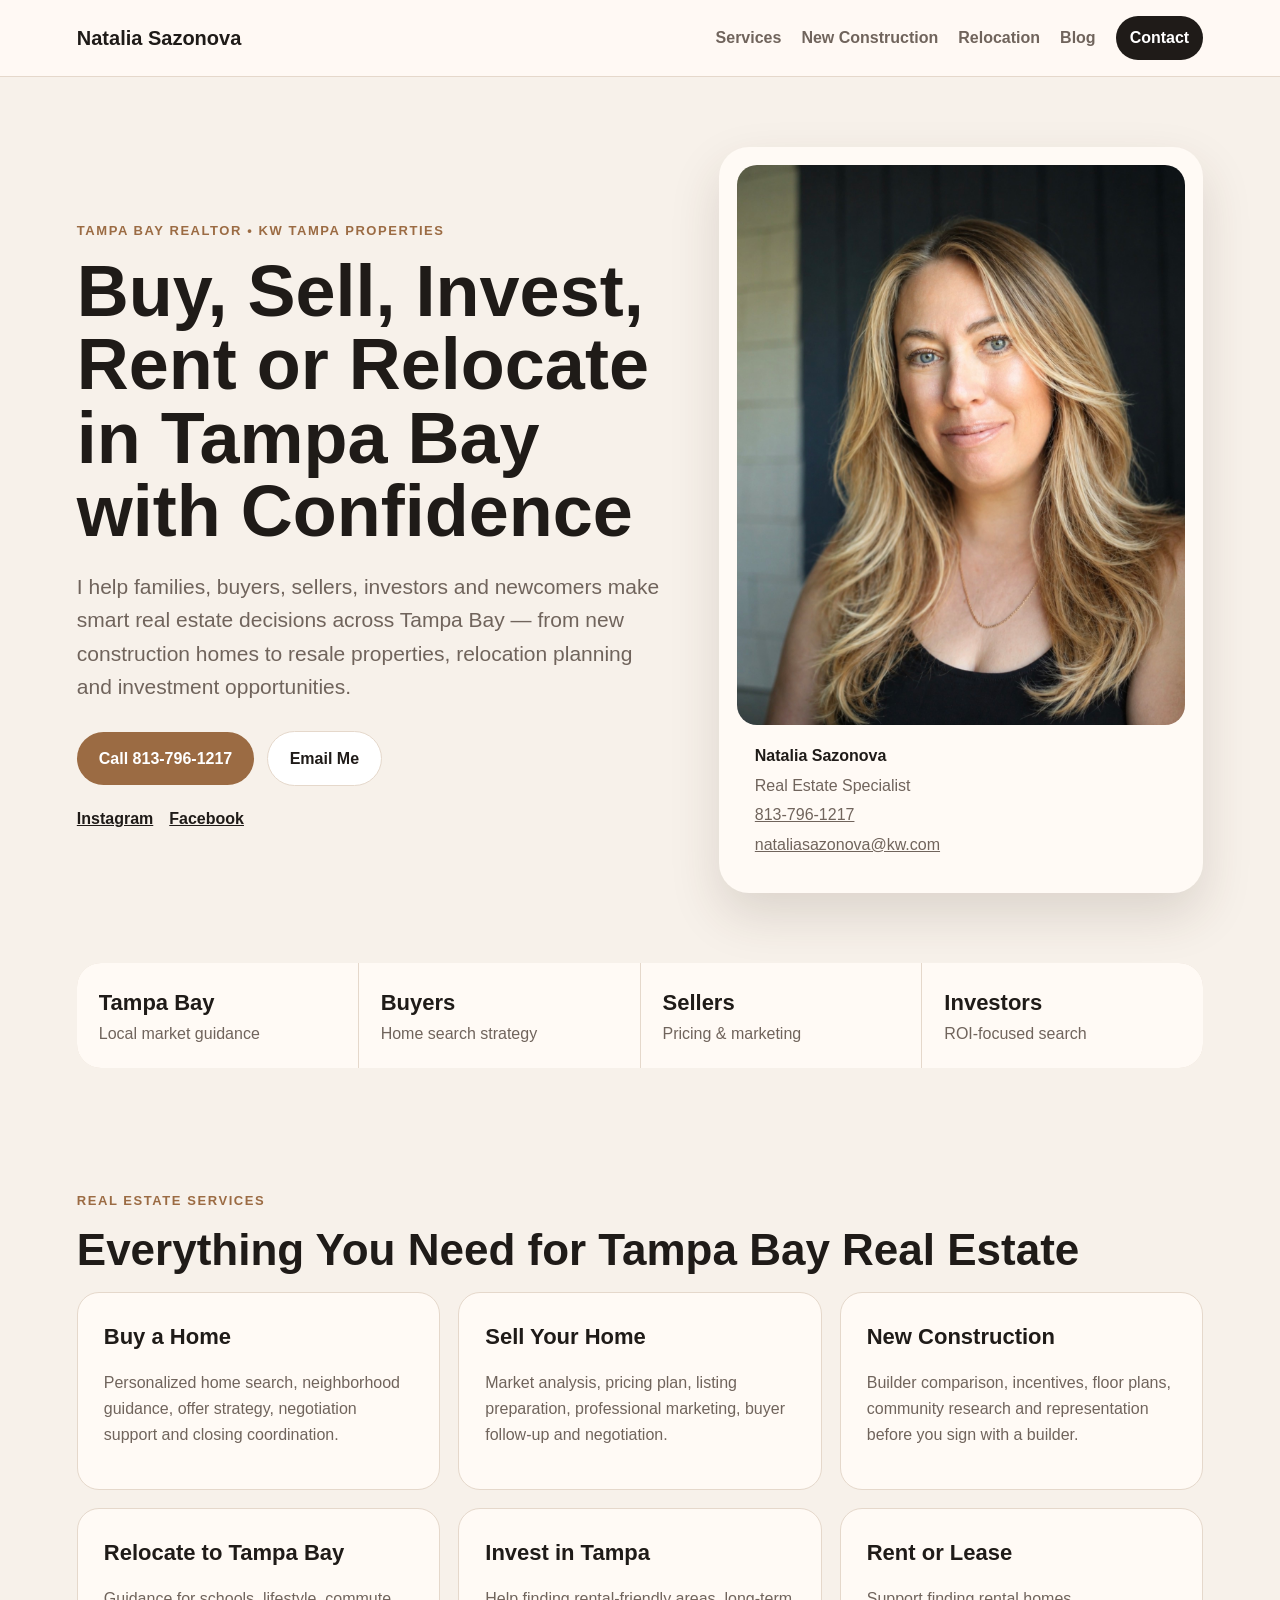
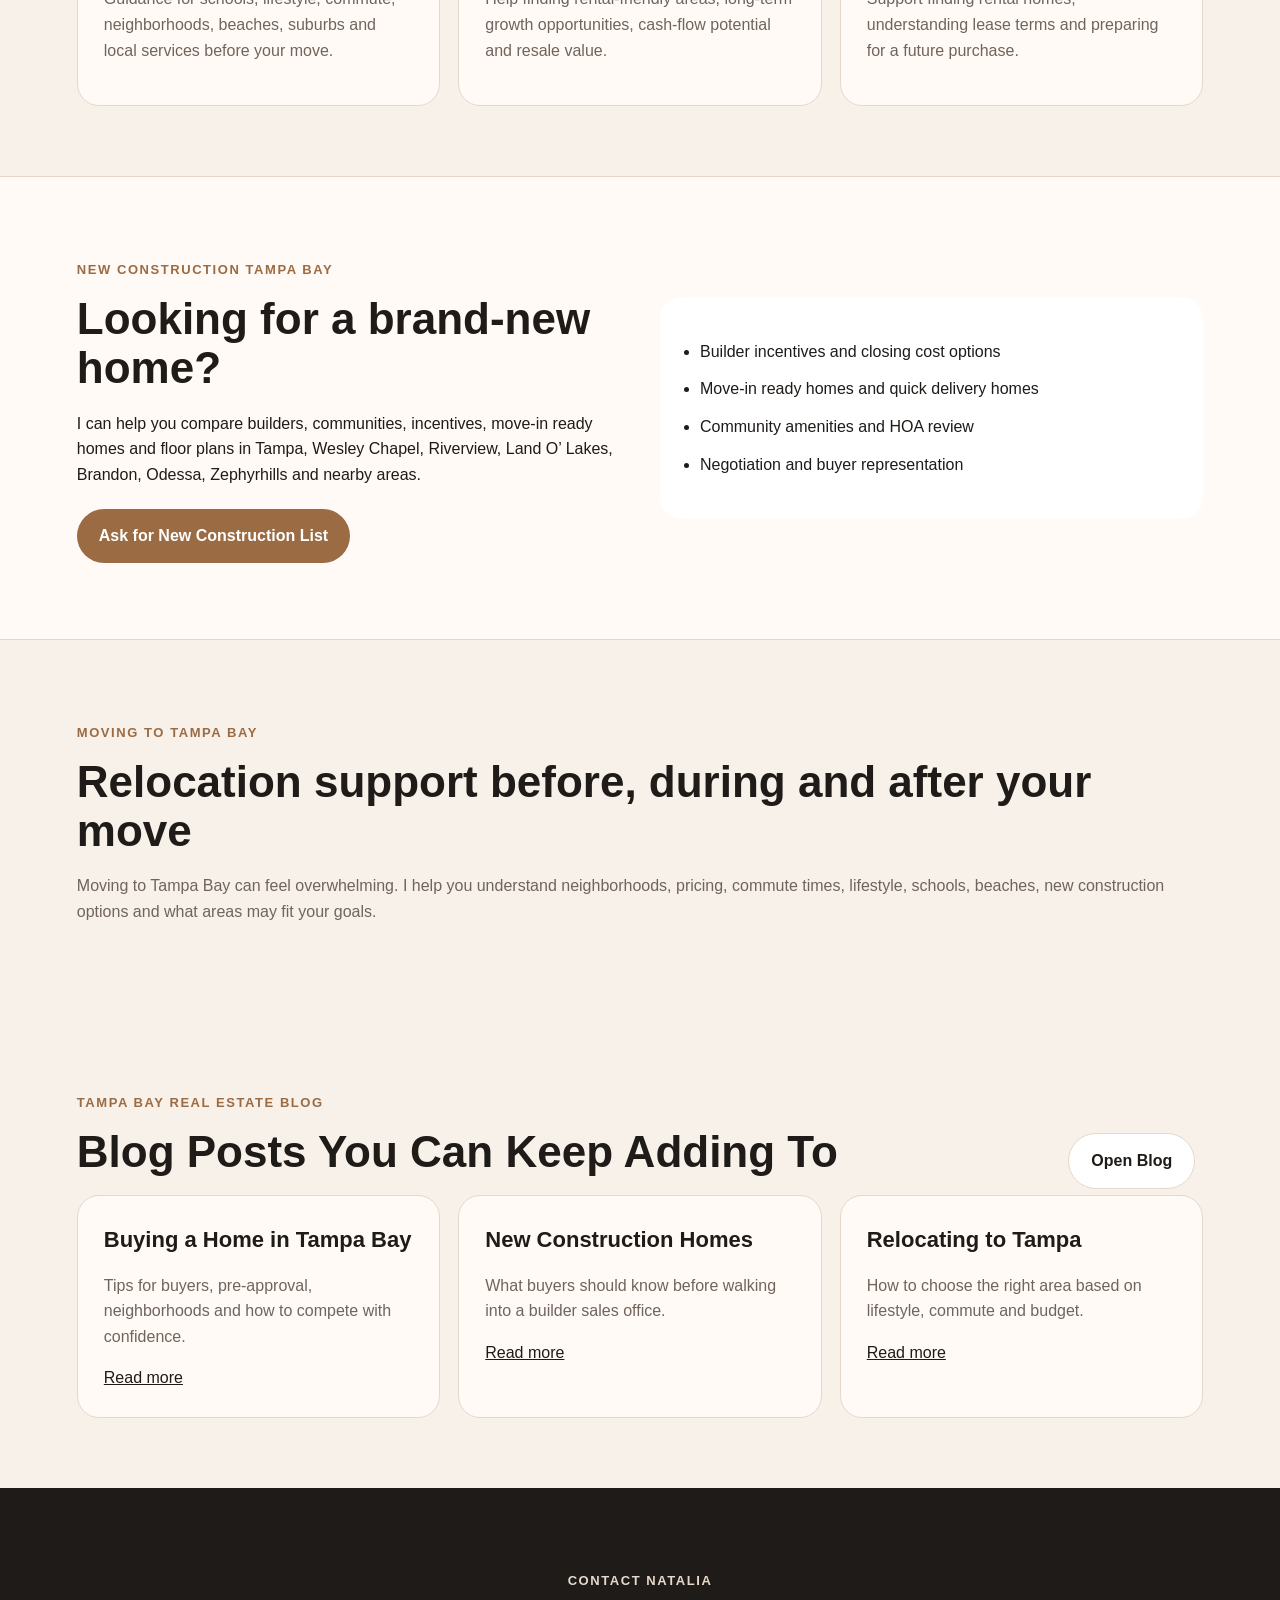
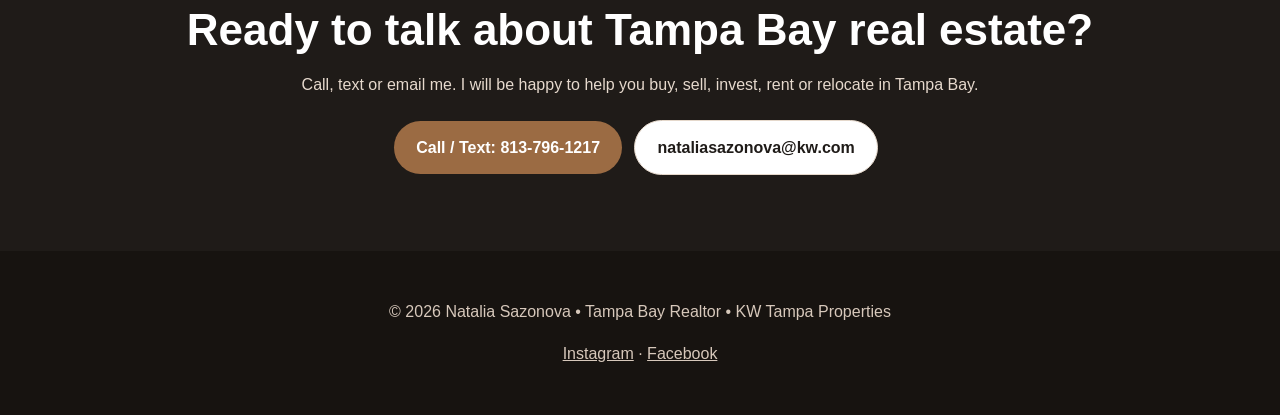
<file: index.html>
<!doctype html>
<html lang="en">
<head>
  <meta charset="utf-8" />
  <meta name="viewport" content="width=device-width, initial-scale=1" />
  <title>Natalia Sazonova | Tampa Bay Realtor | Buy, Sell, New Construction, Relocation</title>
  <meta name="description" content="Natalia Sazonova, Tampa Bay Realtor with KW Tampa Properties. Helping buyers, sellers, investors, renters and families relocating to Tampa Bay, Florida. New construction homes, relocation guidance, selling strategy and investment properties." />
  <meta name="keywords" content="Tampa Bay realtor, Tampa realtor, buy home Tampa, sell home Tampa, new construction Tampa, relocate to Tampa Bay, Tampa investment properties, rent in Tampa, Tampa Bay real estate agent, Wesley Chapel realtor, Clearwater realtor, St Petersburg realtor" />
  <meta name="author" content="Natalia Sazonova" />
  <meta property="og:title" content="Natalia Sazonova | Tampa Bay Realtor" />
  <meta property="og:description" content="Buy, sell, invest, rent or relocate to Tampa Bay with Natalia Sazonova, KW Tampa Properties." />
  <meta property="og:image" content="assets/natalia-sazonova-tampa-realtor.jpeg" />
  <meta property="og:type" content="website" />
  <link rel="canonical" href="https://your-domain.com/" />
  <link rel="stylesheet" href="styles.css" />
  <script type="application/ld+json">
  {
    "@context": "https://schema.org",
    "@type": "RealEstateAgent",
    "name": "Natalia Sazonova",
    "image": "natalia.jpg",
    "url": "https://your-domain.com/",
    "telephone": "+18137961217",
    "email": "nataliasazonova@kw.com",
    "areaServed": ["Tampa", "Tampa Bay", "Wesley Chapel", "Clearwater", "St. Petersburg", "Brandon", "Riverview", "Lutz", "Land O' Lakes"],
    "address": {"@type":"PostalAddress","addressLocality":"Tampa","addressRegion":"FL","addressCountry":"US"},
    "sameAs": [
      "https://www.instagram.com/natalia_realtortampa",
      "https://www.facebook.com/share/1bJLKjKFJc/"
    ]
  }
  </script>
</head>
<body>
  <header class="topbar">
    <a class="brand" href="#home">Natalia Sazonova</a>
    <nav>
      <a href="#services">Services</a>
      <a href="#new-construction">New Construction</a>
      <a href="#relocation">Relocation</a>
      <a href="#blog">Blog</a>
      <a class="cta-small" href="#contact">Contact</a>
    </nav>
  </header>

  <main id="home">
    <section class="hero">
      <div class="hero-text">
        <p class="eyebrow">Tampa Bay Realtor • KW Tampa Properties</p>
        <h1>Buy, Sell, Invest, Rent or Relocate in Tampa Bay with Confidence</h1>
        <p class="lead">I help families, buyers, sellers, investors and newcomers make smart real estate decisions across Tampa Bay — from new construction homes to resale properties, relocation planning and investment opportunities.</p>
        <div class="hero-buttons">
          <a class="button" href="tel:18137961217">Call 813-796-1217</a>
          <a class="button secondary" href="mailto:nataliasazonova@kw.com">Email Me</a>
        </div>
        <div class="socials">
          <a href="https://www.instagram.com/natalia_realtortampa?igsh=MTV1Z3o4bjAwMWdoNg%3D%3D&utm_source=qr" target="_blank" rel="noopener">Instagram</a>
          <a href="https://www.facebook.com/share/1bJLKjKFJc/?mibextid=wwXIfr" target="_blank" rel="noopener">Facebook</a>
        </div>
      </div>
      <div class="hero-card">
       <img src="./natalia.jpg" alt="Natalia Sazonova" style="width:100%; border-radius:20px;">
        <div class="contact-card">
          <strong>Natalia Sazonova</strong>
          <span>Real Estate Specialist</span>
          <a href="tel:18137961217">813-796-1217</a>
          <a href="mailto:nataliasazonova@kw.com">nataliasazonova@kw.com</a>
        </div>
      </div>
    </section>

    <section class="trust">
      <div><strong>Tampa Bay</strong><span>Local market guidance</span></div>
      <div><strong>Buyers</strong><span>Home search strategy</span></div>
      <div><strong>Sellers</strong><span>Pricing & marketing</span></div>
      <div><strong>Investors</strong><span>ROI-focused search</span></div>
    </section>

    <section id="services" class="section">
      <p class="eyebrow">Real Estate Services</p>
      <h2>Everything You Need for Tampa Bay Real Estate</h2>
      <div class="grid cards">
        <article><h3>Buy a Home</h3><p>Personalized home search, neighborhood guidance, offer strategy, negotiation support and closing coordination.</p></article>
        <article><h3>Sell Your Home</h3><p>Market analysis, pricing plan, listing preparation, professional marketing, buyer follow-up and negotiation.</p></article>
        <article><h3>New Construction</h3><p>Builder comparison, incentives, floor plans, community research and representation before you sign with a builder.</p></article>
        <article><h3>Relocate to Tampa Bay</h3><p>Guidance for schools, lifestyle, commute, neighborhoods, beaches, suburbs and local services before your move.</p></article>
        <article><h3>Invest in Tampa</h3><p>Help finding rental-friendly areas, long-term growth opportunities, cash-flow potential and resale value.</p></article>
        <article><h3>Rent or Lease</h3><p>Support finding rental homes, understanding lease terms and preparing for a future purchase.</p></article>
      </div>
    </section>

    <section id="new-construction" class="split section alt">
      <div>
        <p class="eyebrow">New Construction Tampa Bay</p>
        <h2>Looking for a brand-new home?</h2>
        <p>I can help you compare builders, communities, incentives, move-in ready homes and floor plans in Tampa, Wesley Chapel, Riverview, Land O’ Lakes, Brandon, Odessa, Zephyrhills and nearby areas.</p>
        <a class="button" href="#contact">Ask for New Construction List</a>
      </div>
      <ul class="checklist">
        <li>Builder incentives and closing cost options</li>
        <li>Move-in ready homes and quick delivery homes</li>
        <li>Community amenities and HOA review</li>
        <li>Negotiation and buyer representation</li>
      </ul>
    </section>

    <section id="relocation" class="section">
      <p class="eyebrow">Moving to Tampa Bay</p>
      <h2>Relocation support before, during and after your move</h2>
      <p class="wide">Moving to Tampa Bay can feel overwhelming. I help you understand neighborhoods, pricing, commute times, lifestyle, schools, beaches, new construction options and what areas may fit your goals.</p>
    </section>

    <section id="blog" class="section blog-section">
      <div class="section-head">
        <div>
          <p class="eyebrow">Tampa Bay Real Estate Blog</p>
          <h2>Blog Posts You Can Keep Adding To</h2>
        </div>
        <a class="button secondary" href="blog.html">Open Blog</a>
      </div>
      <div class="grid cards">
        <article><h3>Buying a Home in Tampa Bay</h3><p>Tips for buyers, pre-approval, neighborhoods and how to compete with confidence.</p><a href="blog.html">Read more</a></article>
        <article><h3>New Construction Homes</h3><p>What buyers should know before walking into a builder sales office.</p><a href="blog.html">Read more</a></article>
        <article><h3>Relocating to Tampa</h3><p>How to choose the right area based on lifestyle, commute and budget.</p><a href="blog.html">Read more</a></article>
      </div>
    </section>

    <section id="contact" class="contact section">
      <p class="eyebrow">Contact Natalia</p>
      <h2>Ready to talk about Tampa Bay real estate?</h2>
      <p>Call, text or email me. I will be happy to help you buy, sell, invest, rent or relocate in Tampa Bay.</p>
      <div class="contact-actions">
        <a class="button" href="tel:18137961217">Call / Text: 813-796-1217</a>
        <a class="button secondary" href="mailto:nataliasazonova@kw.com">nataliasazonova@kw.com</a>
      </div>
    </section>
  </main>

  <footer>
    <p>© <span id="year"></span> Natalia Sazonova • Tampa Bay Realtor • KW Tampa Properties</p>
    <p><a href="https://www.instagram.com/natalia_realtortampa?igsh=MTV1Z3o4bjAwMWdoNg%3D%3D&utm_source=qr" target="_blank" rel="noopener">Instagram</a> · <a href="https://www.facebook.com/share/1bJLKjKFJc/?mibextid=wwXIfr" target="_blank" rel="noopener">Facebook</a></p>
  </footer>
  <script src="script.js"></script>
</body>
</html>
</file>
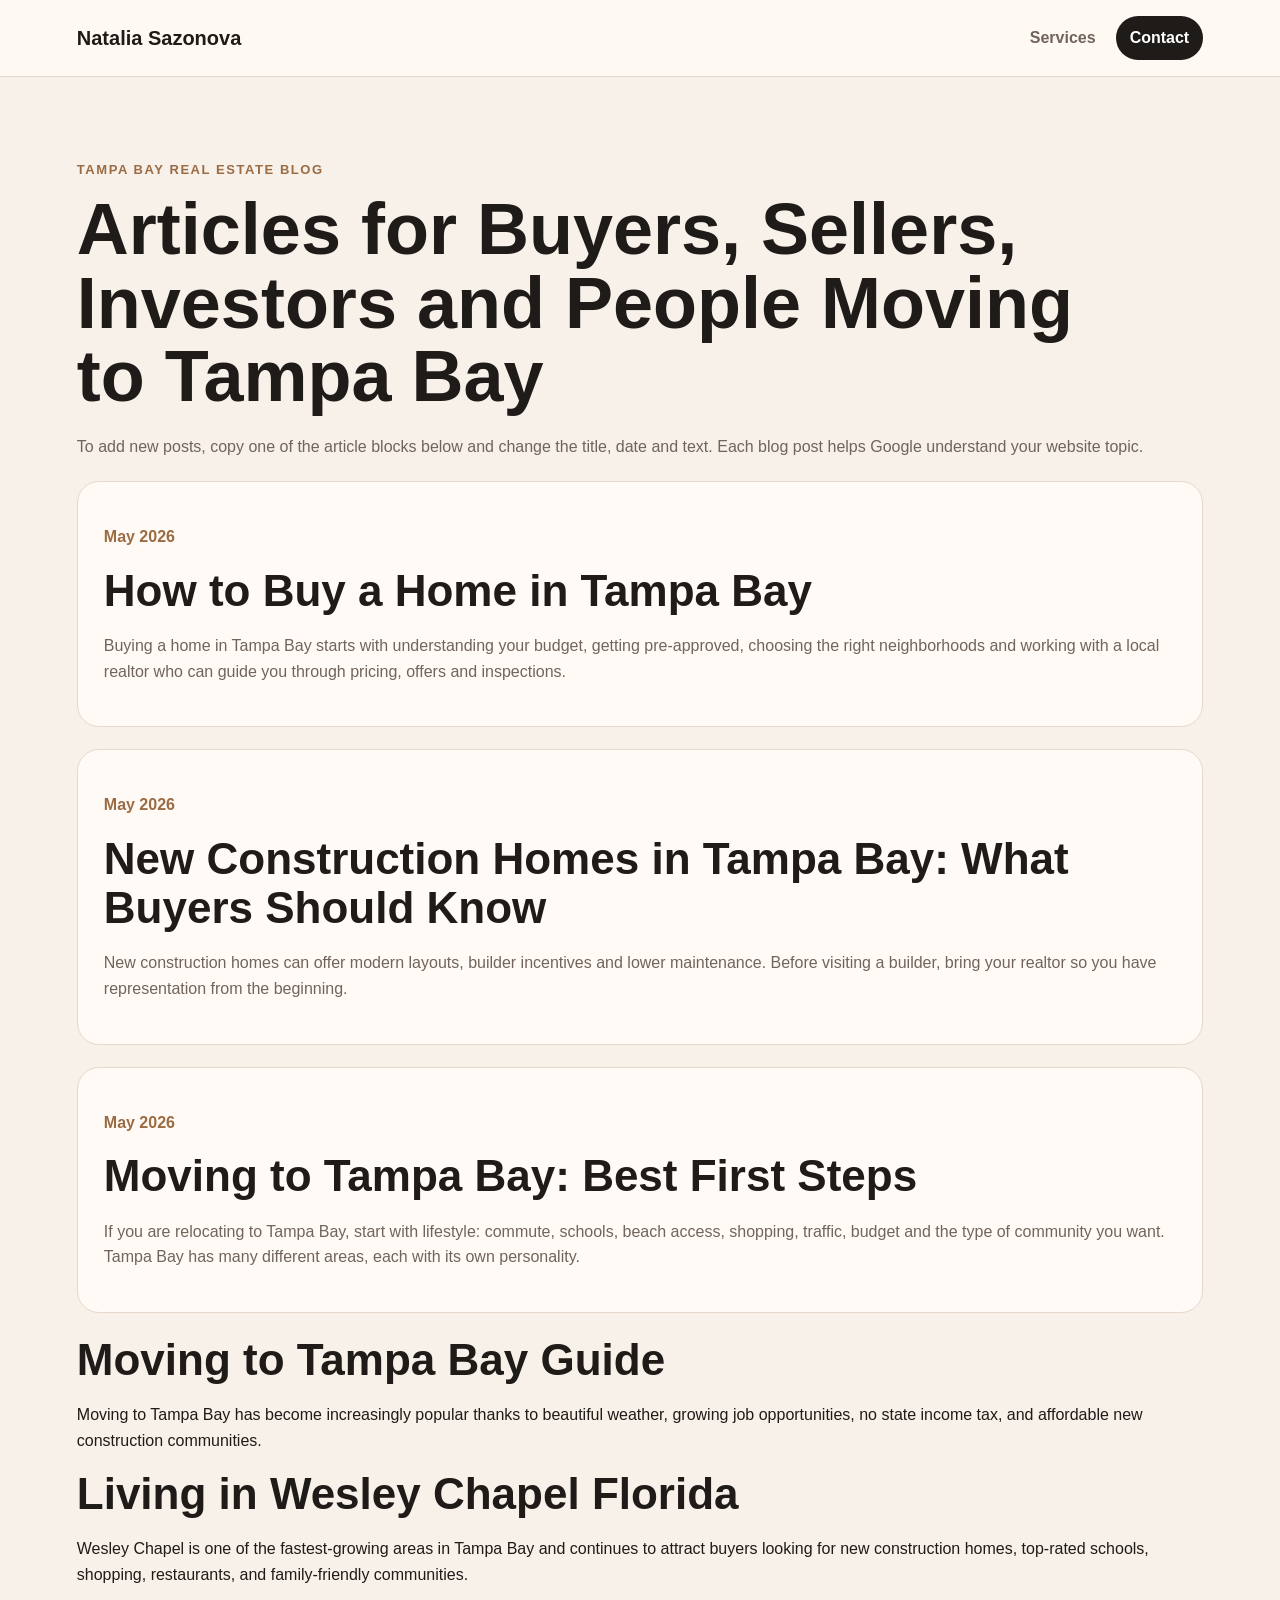
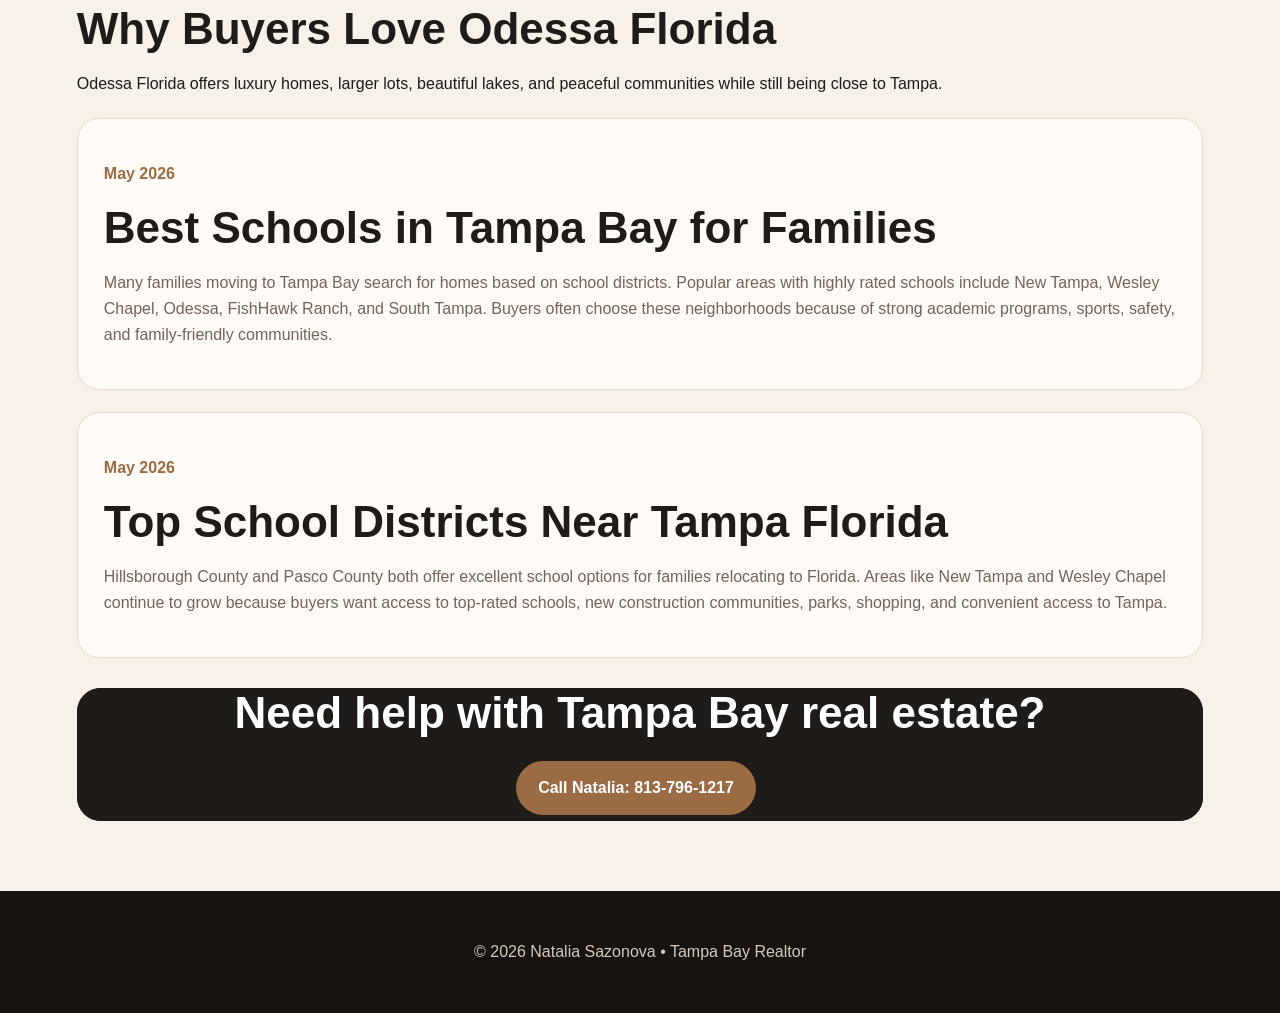
<file: blog.html>
<!doctype html>
<html lang="en">
<head>
  <meta charset="utf-8" />
  <meta name="viewport" content="width=device-width, initial-scale=1" />
  <title>Tampa Bay Real Estate Blog | Natalia Sazonova Realtor</title>
  <meta name="description" content="Tampa Bay real estate blog by Natalia Sazonova: buying, selling, new construction, relocation, investing and renting in Tampa Bay." />
  <link rel="canonical" href="https://your-domain.com/blog.html" />
  <link rel="stylesheet" href="styles.css" />
</head>
<body>
  <header class="topbar"><a class="brand" href="index.html">Natalia Sazonova</a><nav><a href="index.html#services">Services</a><a href="index.html#contact" class="cta-small">Contact</a></nav></header>
  <main class="blog-page section">
    <p class="eyebrow">Tampa Bay Real Estate Blog</p>
    <h1>Articles for Buyers, Sellers, Investors and People Moving to Tampa Bay</h1>
    <p class="wide">To add new posts, copy one of the article blocks below and change the title, date and text. Each blog post helps Google understand your website topic.</p>

    <article class="post">
      <p class="date">May 2026</p>
      <h2>How to Buy a Home in Tampa Bay</h2>
      <p>Buying a home in Tampa Bay starts with understanding your budget, getting pre-approved, choosing the right neighborhoods and working with a local realtor who can guide you through pricing, offers and inspections.</p>
    </article>

    <article class="post">
      <p class="date">May 2026</p>
      <h2>New Construction Homes in Tampa Bay: What Buyers Should Know</h2>
      <p>New construction homes can offer modern layouts, builder incentives and lower maintenance. Before visiting a builder, bring your realtor so you have representation from the beginning.</p>
    </article>

    <article class="post">
      <p class="date">May 2026</p>
      <h2>Moving to Tampa Bay: Best First Steps</h2>
      <p>If you are relocating to Tampa Bay, start with lifestyle: commute, schools, beach access, shopping, traffic, budget and the type of community you want. Tampa Bay has many different areas, each with its own personality.</p>
    </article>
</article>

<h2>Moving to Tampa Bay Guide</h2>

<p>
Moving to Tampa Bay has become increasingly popular thanks to beautiful weather, growing job opportunities, no state income tax, and affordable new construction communities.
</p>
<h2>Living in Wesley Chapel Florida</h2>

<p>
Wesley Chapel is one of the fastest-growing areas in Tampa Bay and continues to attract buyers looking for new construction homes, top-rated schools, shopping, restaurants, and family-friendly communities.
</p>

<h2>Why Buyers Love Odessa Florida</h2>

<p>
Odessa Florida offers luxury homes, larger lots, beautiful lakes, and peaceful communities while still being close to Tampa.
</p>
<article class="post">
<p class="date">May 2026</p>
<h2>Best Schools in Tampa Bay for Families</h2>

<p>
Many families moving to Tampa Bay search for homes based on school districts. Popular areas with highly rated schools include New Tampa, Wesley Chapel, Odessa, FishHawk Ranch, and South Tampa. Buyers often choose these neighborhoods because of strong academic programs, sports, safety, and family-friendly communities.
</p>
</article>

<article class="post">
<p class="date">May 2026</p>
<h2>Top School Districts Near Tampa Florida</h2>

<p>
Hillsborough County and Pasco County both offer excellent school options for families relocating to Florida. Areas like New Tampa and Wesley Chapel continue to grow because buyers want access to top-rated schools, new construction communities, parks, shopping, and convenient access to Tampa.
</p>
</article>
    <section class="contact mini">
    <section class="contact mini"><h2>Need help with Tampa Bay real estate?</h2><a class="button" href="tel:18137961217">Call Natalia: 813-796-1217</a></section>
  </main>
  <footer><p>© <span id="year"></span> Natalia Sazonova • Tampa Bay Realtor</p></footer>
  <script src="script.js"></script>

</body>
</html>
</file>
<file: styles.css>
:root{--bg:#f7f1ea;--text:#1f1b18;--muted:#70645c;--brand:#9b6b43;--light:#fffaf5;--line:#e5d8cb}*{box-sizing:border-box}body{margin:0;font-family:Inter,Arial,sans-serif;background:var(--bg);color:var(--text);line-height:1.6}a{color:inherit}.topbar{position:sticky;top:0;z-index:10;background:rgba(255,250,245,.92);backdrop-filter:blur(12px);display:flex;justify-content:space-between;align-items:center;padding:16px 6%;border-bottom:1px solid var(--line)}.brand{font-weight:800;text-decoration:none;font-size:20px}nav{display:flex;gap:20px;align-items:center}nav a{text-decoration:none;font-weight:600;color:var(--muted)}.cta-small{background:var(--text);color:white!important;padding:9px 14px;border-radius:999px}.hero{display:grid;grid-template-columns:1.1fr .9fr;gap:50px;align-items:center;padding:70px 6%}.eyebrow{text-transform:uppercase;letter-spacing:.12em;font-weight:800;color:var(--brand);font-size:13px}h1{font-size:clamp(38px,6vw,72px);line-height:1.02;margin:10px 0 20px}h2{font-size:clamp(28px,4vw,44px);line-height:1.12;margin:8px 0 18px}h3{font-size:22px;margin:0 0 10px}.lead{font-size:21px;color:var(--muted);max-width:760px}.button{display:inline-block;background:var(--brand);color:white;text-decoration:none;padding:14px 22px;border-radius:999px;font-weight:800;margin:6px 8px 6px 0}.button.secondary{background:white;color:var(--text);border:1px solid var(--line)}.socials{display:flex;gap:16px;margin-top:14px;font-weight:700}.hero-card{background:var(--light);padding:18px;border-radius:30px;box-shadow:0 22px 50px rgba(70,47,31,.15)}.hero-card img{width:100%;border-radius:24px;display:block;aspect-ratio:4/5;object-fit:cover}.contact-card{display:grid;gap:4px;padding:18px}.contact-card span,.contact-card a{color:var(--muted)}.trust{display:grid;grid-template-columns:repeat(4,1fr);gap:1px;background:var(--line);margin:0 6% 40px;border-radius:24px;overflow:hidden}.trust div{background:var(--light);padding:22px}.trust strong{display:block;font-size:22px}.trust span{color:var(--muted)}.section{padding:70px 6%}.alt{background:var(--light);border-block:1px solid var(--line)}.grid{display:grid;grid-template-columns:repeat(3,1fr);gap:18px}.cards article,.post{background:var(--light);border:1px solid var(--line);border-radius:22px;padding:26px}.cards p,.wide,.post p{color:var(--muted)}.split{display:grid;grid-template-columns:1fr 1fr;gap:40px;align-items:center}.checklist{background:white;border-radius:22px;padding:30px 40px}.checklist li{margin:12px 0}.section-head{display:flex;justify-content:space-between;gap:20px;align-items:end}.contact{text-align:center;background:var(--text);color:white}.contact p{color:#e6d9cd}.contact .button.secondary{color:var(--text)}footer{text-align:center;padding:32px 6%;background:#171310;color:#d7c8bb}.blog-page h1{max-width:1000px}.post{margin:22px 0}.date{font-weight:800;color:var(--brand)!important}.mini{border-radius:24px;margin-top:30px}@media(max-width:900px){nav{display:none}.hero,.split{grid-template-columns:1fr}.trust,.grid{grid-template-columns:1fr}.section-head{display:block}h1{font-size:42px}.hero{padding-top:38px}}
</file>
